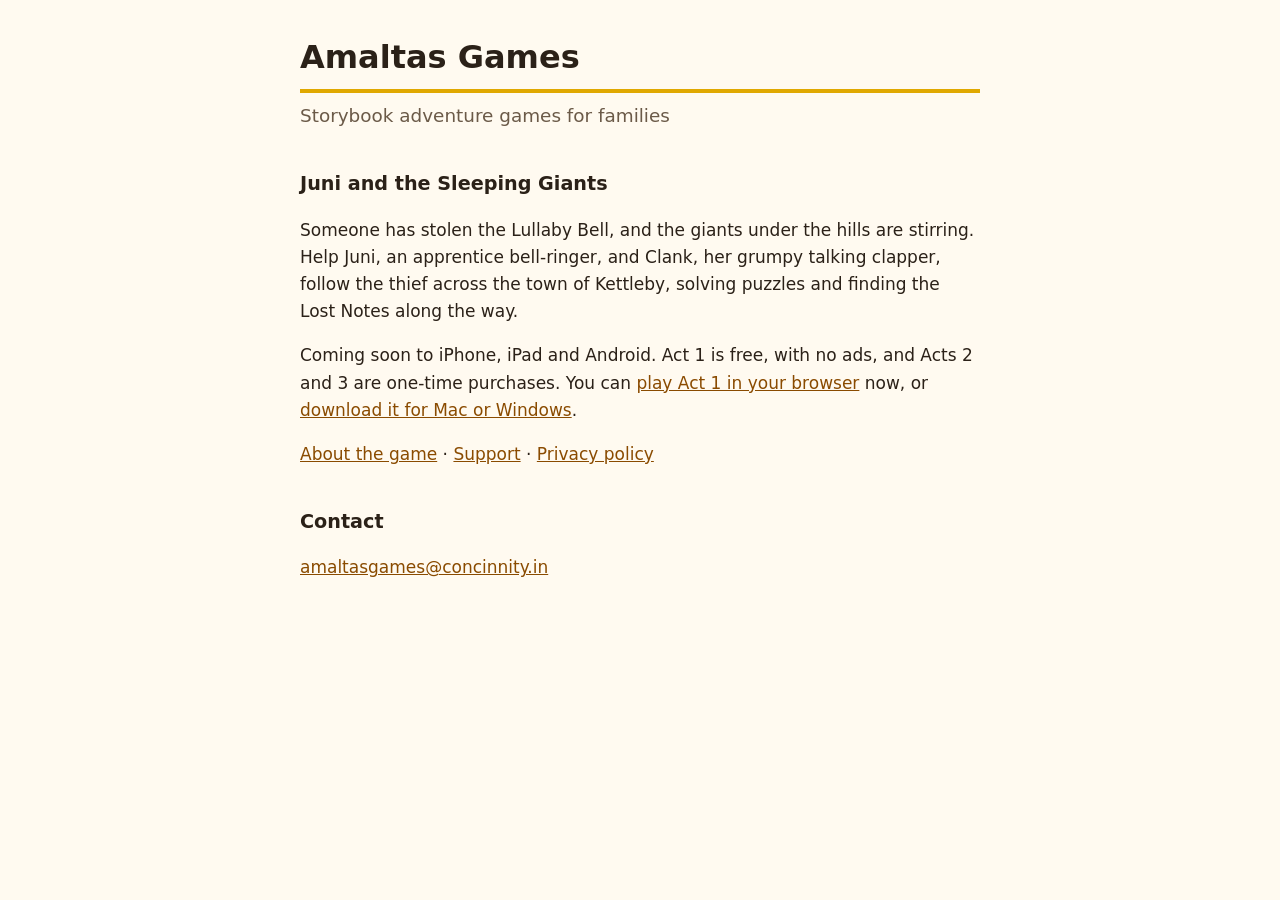
<file: index.html>
<!doctype html>
<html lang="en">
<head>
<meta charset="utf-8">
<meta name="viewport" content="width=device-width, initial-scale=1">
<title>Amaltas Games</title>
<meta name="description" content="Amaltas Games makes storybook adventure games for families.">
<link rel="stylesheet" href="style.css">
</head>
<body>
<main>
<h1>Amaltas Games</h1>
<p class="subtitle">Storybook adventure games for families</p>

<h2>Juni and the Sleeping Giants</h2>
<p>Someone has stolen the Lullaby Bell, and the giants under the hills are stirring. Help Juni, an apprentice bell-ringer, and Clank, her grumpy talking clapper, follow the thief across the town of Kettleby, solving puzzles and finding the Lost Notes along the way.</p>
<p>Coming soon to iPhone, iPad and Android. Act 1 is free, with no ads, and Acts 2 and 3 are one-time purchases. You can <a href="juni/play/">play Act 1 in your browser</a> now, or <a href="juni/#download">download it for Mac or Windows</a>.</p>
<p><a href="juni/">About the game</a> · <a href="juni/support.html">Support</a> · <a href="juni/privacy.html">Privacy policy</a></p>

<h2>Contact</h2>
<p><a href="mailto:amaltasgames@concinnity.in">amaltasgames@concinnity.in</a></p>
</main>
</body>
</html>
</file>
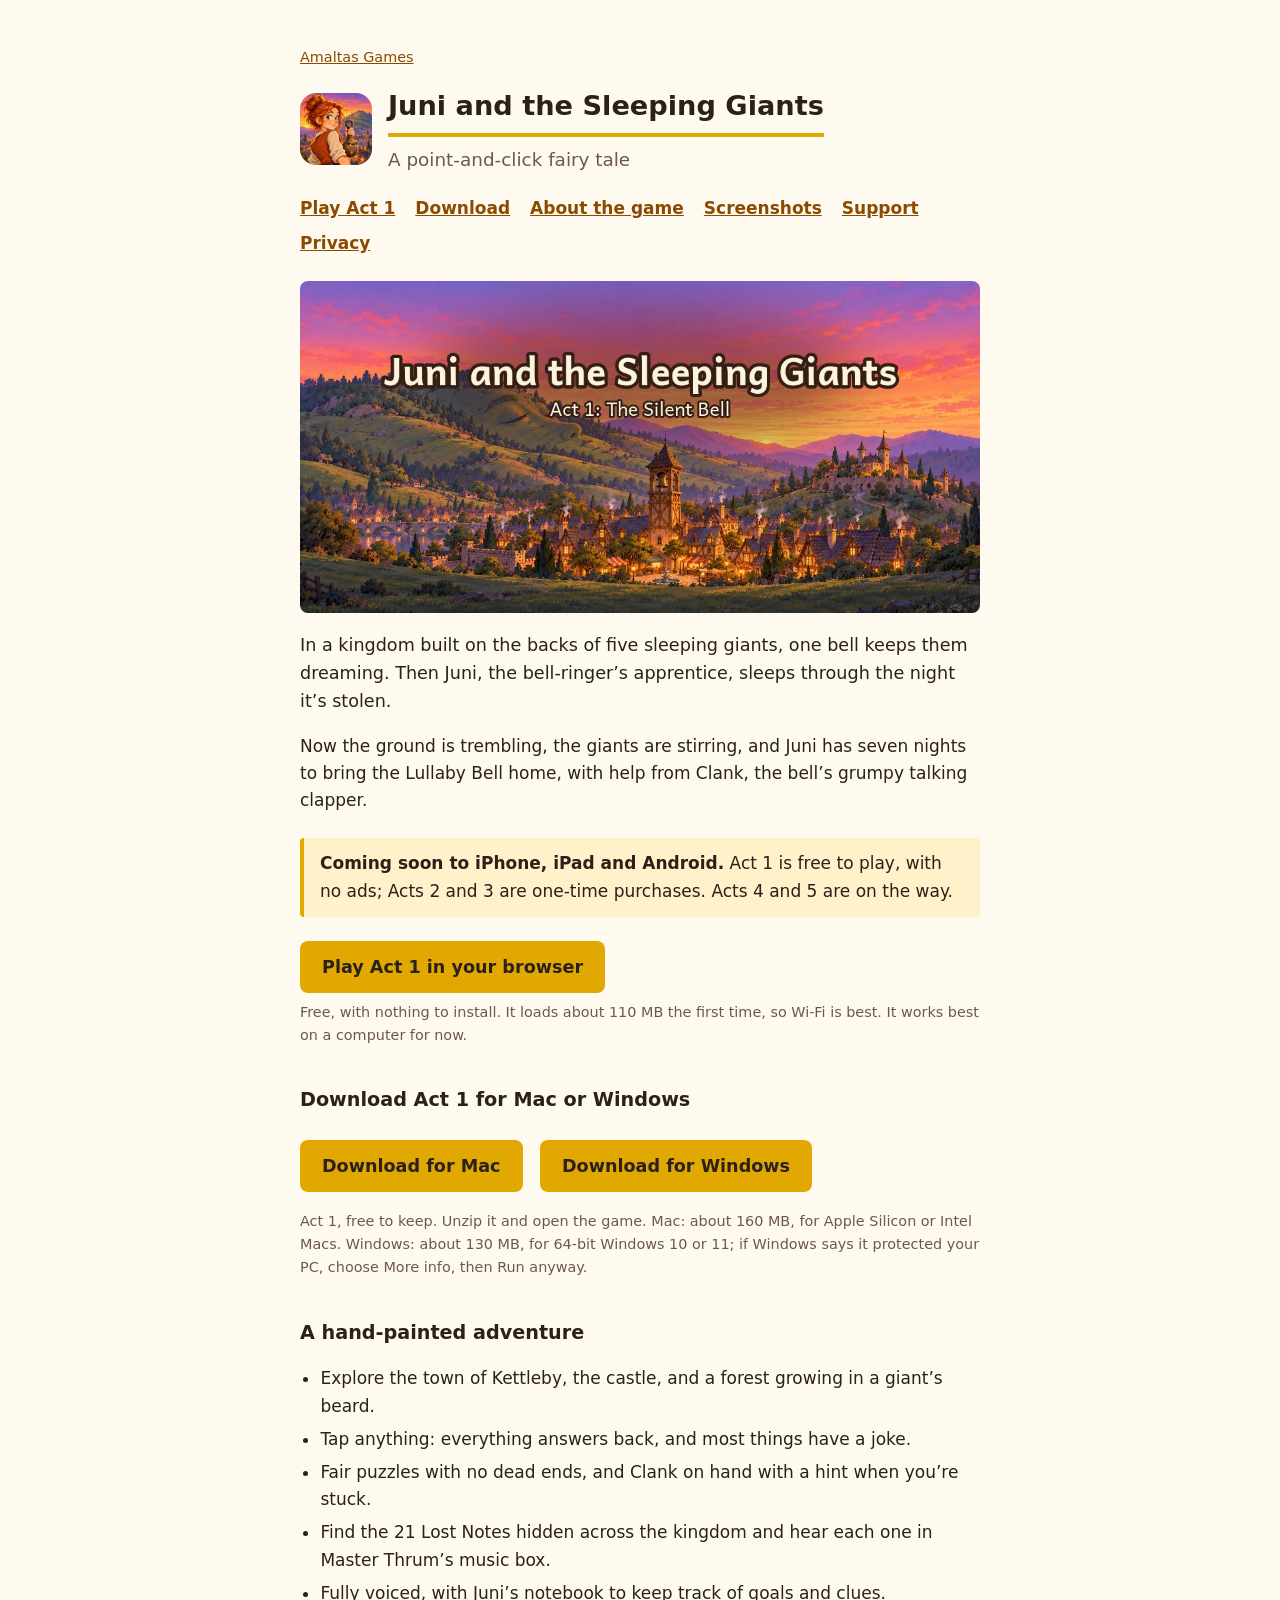
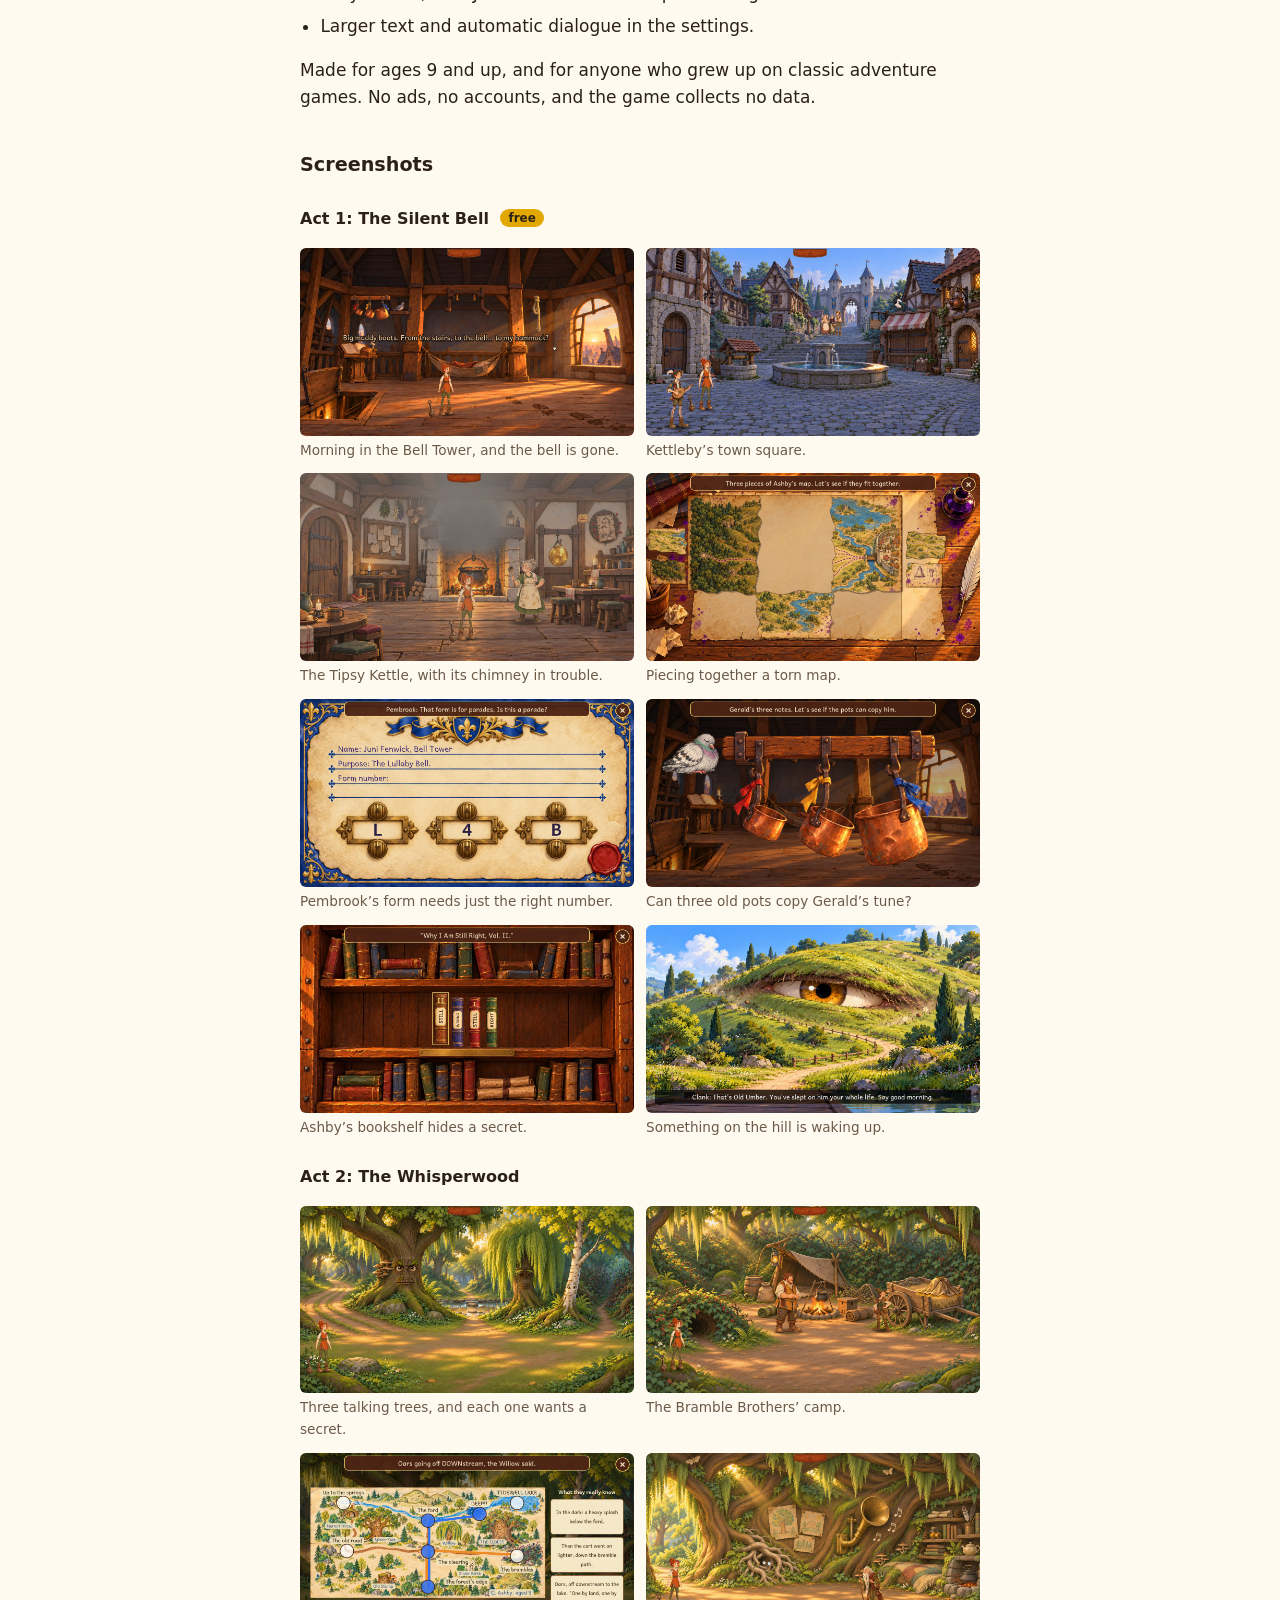
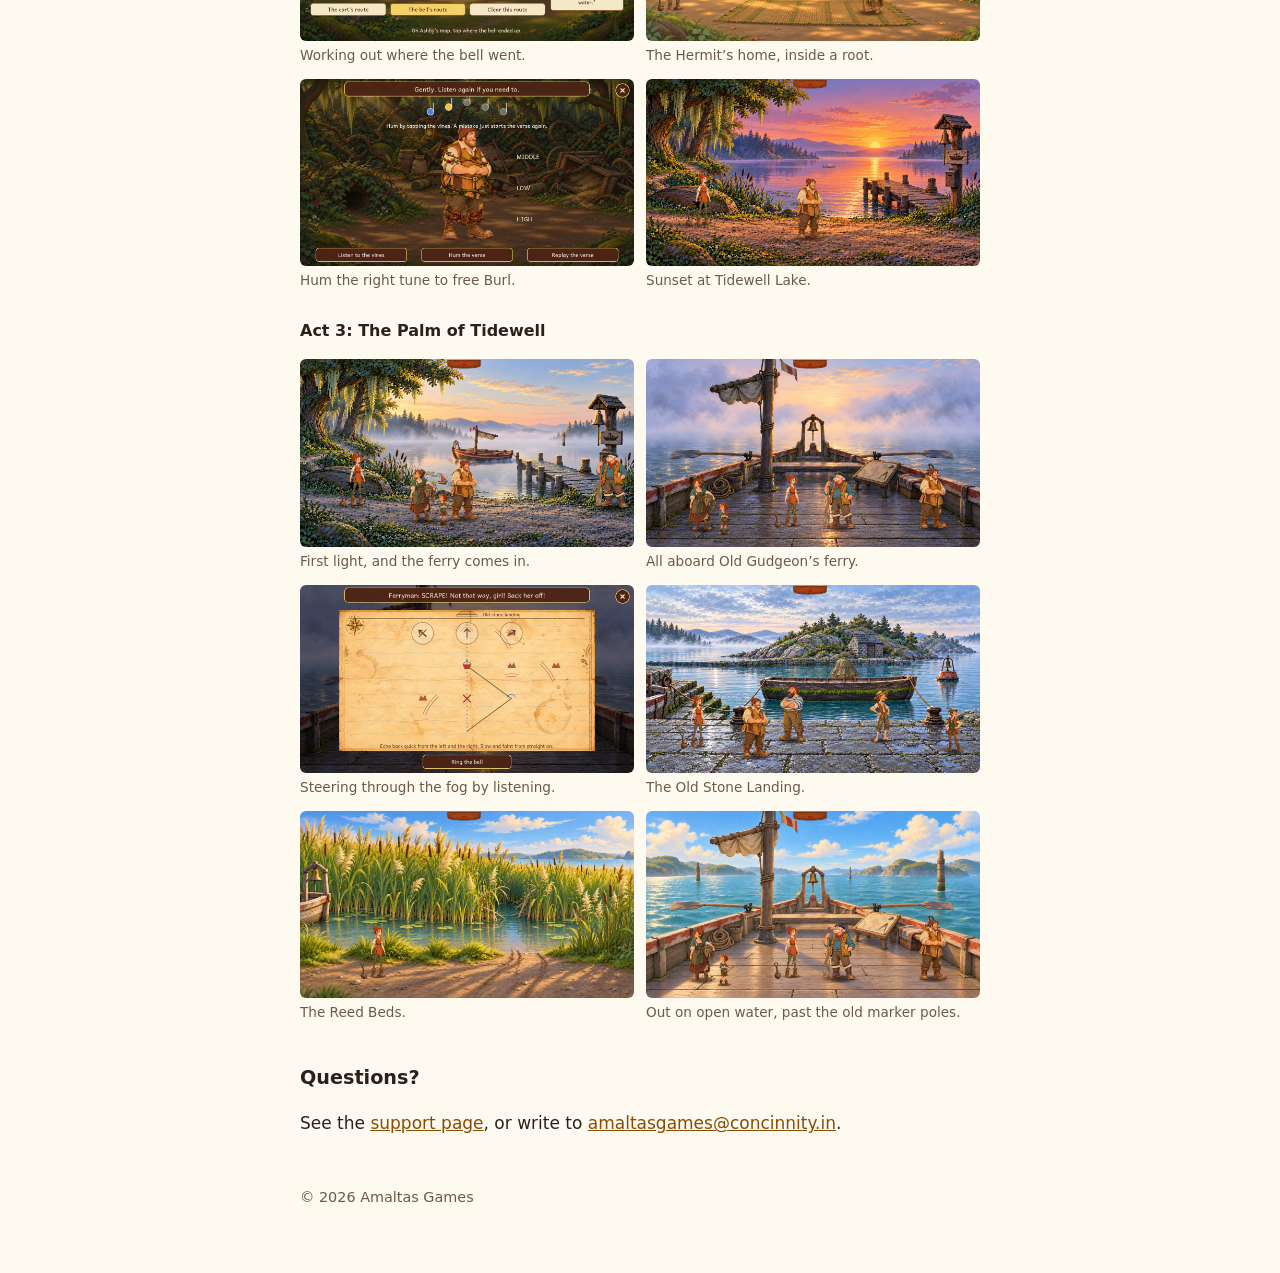
<file: juni/index.html>
<!doctype html>
<html lang="en">
<head>
<meta charset="utf-8">
<meta name="viewport" content="width=device-width, initial-scale=1">
<title>Juni and the Sleeping Giants</title>
<meta name="description" content="A hand-painted point-and-click adventure for iPhone, iPad and Android. The Lullaby Bell is gone, the giants are stirring, and Juni has seven nights to set things right.">
<meta property="og:title" content="Juni and the Sleeping Giants">
<meta property="og:description" content="A hand-painted point-and-click adventure. Act 1 is free, with no ads.">
<meta property="og:image" content="https://gg333.github.io/amaltasgames/juni/images/banner.jpg">
<meta property="og:type" content="website">
<link rel="icon" href="images/icon.png">
<link rel="apple-touch-icon" href="images/apple-touch-icon.png">
<link rel="stylesheet" href="../style.css">
</head>
<body>
<main>
<p class="back"><a href="../">Amaltas Games</a></p>
<div class="game-header">
  <img src="images/icon.png" alt="">
  <div>
    <h1>Juni and the Sleeping Giants</h1>
    <p class="subtitle">A point-and-click fairy tale</p>
  </div>
</div>
<nav class="links">
  <a href="play/">Play Act 1</a>
  <a href="#download">Download</a>
  <a href="#play">About the game</a>
  <a href="#screenshots">Screenshots</a>
  <a href="support.html">Support</a>
  <a href="privacy.html">Privacy</a>
</nav>

<img class="banner" src="images/banner.jpg" width="1024" height="500" alt="Juni and the Sleeping Giants: the town of Kettleby at dusk, with the hills beyond.">

<p class="lead">In a kingdom built on the backs of five sleeping giants, one bell keeps them dreaming. Then Juni, the bell-ringer’s apprentice, sleeps through the night it’s stolen.</p>
<p>Now the ground is trembling, the giants are stirring, and Juni has seven nights to bring the Lullaby Bell home, with help from Clank, the bell’s grumpy talking clapper.</p>

<div class="status">
  <strong>Coming soon to iPhone, iPad and Android.</strong> Act 1 is free to play, with no ads; Acts 2 and 3 are one-time purchases. Acts 4 and 5 are on the way.
</div>

<div class="play">
  <a class="play-button" href="play/">Play Act 1 in your browser</a>
  <p>Free, with nothing to install. It loads about 110 MB the first time, so Wi-Fi is best. It works best on a computer for now.</p>
</div>

<h2 id="download">Download Act 1 for Mac or Windows</h2>
<div class="play downloads">
  <a class="play-button" href="https://github.com/gg333/amaltasgames/releases/download/juni-act1-pc-v1/Juni-and-the-Sleeping-Giants-Act1-Mac.zip">Download for Mac</a>
  <a class="play-button" href="https://github.com/gg333/amaltasgames/releases/download/juni-act1-pc-v1/Juni-and-the-Sleeping-Giants-Act1-Windows.zip">Download for Windows</a>
  <p>Act 1, free to keep. Unzip it and open the game. Mac: about 160 MB, for Apple Silicon or Intel Macs. Windows: about 130 MB, for 64-bit Windows 10 or 11; if Windows says it protected your PC, choose More info, then Run anyway.</p>
</div>

<h2 id="play">A hand-painted adventure</h2>
<ul class="features">
  <li>Explore the town of Kettleby, the castle, and a forest growing in a giant’s beard.</li>
  <li>Tap anything: everything answers back, and most things have a joke.</li>
  <li>Fair puzzles with no dead ends, and Clank on hand with a hint when you’re stuck.</li>
  <li>Find the 21 Lost Notes hidden across the kingdom and hear each one in Master Thrum’s music box.</li>
  <li>Fully voiced, with Juni’s notebook to keep track of goals and clues.</li>
  <li>Larger text and automatic dialogue in the settings.</li>
</ul>
<p>Made for ages 9 and up, and for anyone who grew up on classic adventure games. No ads, no accounts, and the game collects no data.</p>

<h2 id="screenshots">Screenshots</h2>

<h3 class="act">Act 1: The Silent Bell <span>free</span></h3>
<div class="shots">
  <figure><img src="images/shots/a1_tower.jpg" width="1280" height="720" loading="lazy" alt="Juni in the Bell Tower at dawn, looking at muddy boot prints on the floor."><figcaption>Morning in the Bell Tower, and the bell is gone.</figcaption></figure>
  <figure><img src="images/shots/a1_square.jpg" width="1280" height="720" loading="lazy" alt="Juni and Clank in Kettleby’s town square, with the castle beyond."><figcaption>Kettleby’s town square.</figcaption></figure>
  <figure><img src="images/shots/a1_inn.jpg" width="1280" height="720" loading="lazy" alt="Juni and Ma Tully in the smoky Tipsy Kettle inn."><figcaption>The Tipsy Kettle, with its chimney in trouble.</figcaption></figure>
  <figure><img src="images/shots/a1_map.jpg" width="1280" height="720" loading="lazy" alt="Torn pieces of a map being fitted together on a desk."><figcaption>Piecing together a torn map.</figcaption></figure>
  <figure><img src="images/shots/a1_form.jpg" width="1280" height="720" loading="lazy" alt="A royal form with three dials for the form number, and a red wax seal."><figcaption>Pembrook’s form needs just the right number.</figcaption></figure>
  <figure><img src="images/shots/a1_pots.jpg" width="1280" height="720" loading="lazy" alt="Three copper pots with coloured ribbons hanging from a beam, and a pigeon watching."><figcaption>Can three old pots copy Gerald’s tune?</figcaption></figure>
  <figure><img src="images/shots/a1_bookshelf.jpg" width="1280" height="720" loading="lazy" alt="A tall bookshelf with four books standing in the middle."><figcaption>Ashby’s bookshelf hides a secret.</figcaption></figure>
  <figure><img src="images/shots/a1_eye.jpg" width="1280" height="720" loading="lazy" alt="A huge eye opening in a grassy hillside."><figcaption>Something on the hill is waking up.</figcaption></figure>
</div>

<h3 class="act">Act 2: The Whisperwood</h3>
<div class="shots">
  <figure><img src="images/shots/a2_fork.jpg" width="1280" height="720" loading="lazy" alt="Juni at a fork in a forest path, where three trees have faces."><figcaption>Three talking trees, and each one wants a secret.</figcaption></figure>
  <figure><img src="images/shots/a2_camp.jpg" width="1280" height="720" loading="lazy" alt="Juni watching the Bramble Brothers at their camp fire beside a loaded cart."><figcaption>The Bramble Brothers’ camp.</figcaption></figure>
  <figure><img src="images/shots/a2_testimony.jpg" width="1280" height="720" loading="lazy" alt="An old hand-drawn map of the forest with a route marked across it, and notes beside it."><figcaption>Working out where the bell went.</figcaption></figure>
  <figure><img src="images/shots/a2_hollow.jpg" width="1280" height="720" loading="lazy" alt="Juni and the old Hermit in a home inside a giant tree root, with a brass ear trumpet."><figcaption>The Hermit’s home, inside a root.</figcaption></figure>
  <figure><img src="images/shots/a2_vines.jpg" width="1280" height="720" loading="lazy" alt="Burl tied up in thorny vines, with buttons to listen and hum."><figcaption>Hum the right tune to free Burl.</figcaption></figure>
  <figure><img src="images/shots/a2_lakeshore.jpg" width="1280" height="720" loading="lazy" alt="Juni and Burl on the shore of a lake at sunset, by an old jetty."><figcaption>Sunset at Tidewell Lake.</figcaption></figure>
</div>

<h3 class="act">Act 3: The Palm of Tidewell</h3>
<div class="shots">
  <figure><img src="images/shots/a3_dawn.jpg" width="1280" height="720" loading="lazy" alt="Juni, Nettie, Pip, Burl and the old ferryman on a misty lakeshore, with a small ferry at the jetty."><figcaption>First light, and the ferry comes in.</figcaption></figure>
  <figure><img src="images/shots/a3_ferry.jpg" width="1280" height="720" loading="lazy" alt="Everyone on the deck of the ferry, in the morning mist."><figcaption>All aboard Old Gudgeon’s ferry.</figcaption></figure>
  <figure><img src="images/shots/a3_chart.jpg" width="1280" height="720" loading="lazy" alt="A lake chart with arrows to steer by and a route drawn through hidden rocks."><figcaption>Steering through the fog by listening.</figcaption></figure>
  <figure><img src="images/shots/a3_landing.jpg" width="1280" height="720" loading="lazy" alt="An old barge and its crate at a stone landing by an island."><figcaption>The Old Stone Landing.</figcaption></figure>
  <figure><img src="images/shots/a3_reeds.jpg" width="1280" height="720" loading="lazy" alt="Juni at the edge of tall reed beds by the water."><figcaption>The Reed Beds.</figcaption></figure>
  <figure><img src="images/shots/a3_open.jpg" width="1280" height="720" loading="lazy" alt="The ferry out on open blue water, with old marker poles standing in the lake."><figcaption>Out on open water, past the old marker poles.</figcaption></figure>
</div>

<h2>Questions?</h2>
<p>See the <a href="support.html">support page</a>, or write to <a href="mailto:amaltasgames@concinnity.in">amaltasgames@concinnity.in</a>.</p>

<footer>© 2026 Amaltas Games</footer>
</main>
</body>
</html>
</file>
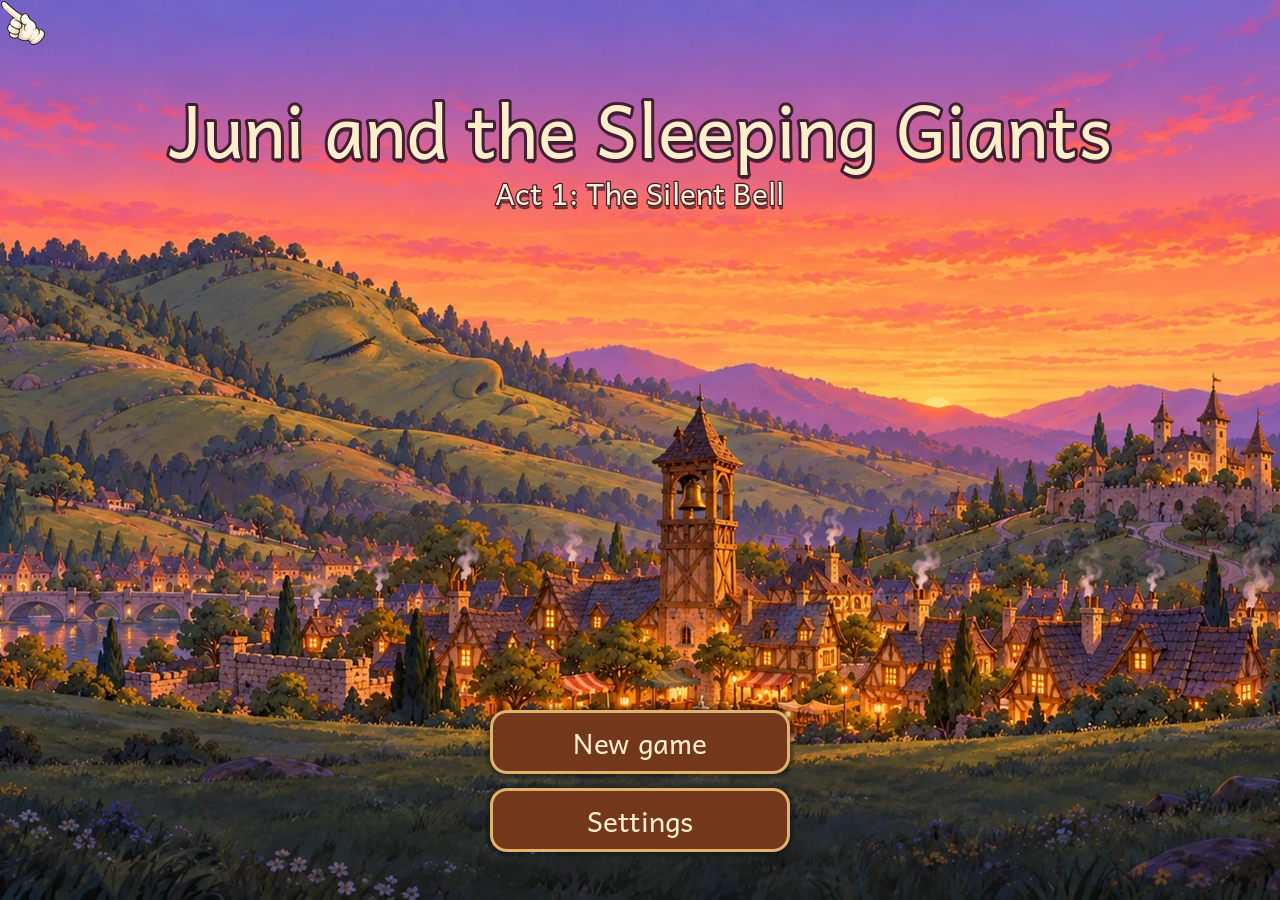
<file: juni/play/index.html>
<!DOCTYPE html>
<html lang="en">
	<head>
		<meta charset="utf-8">
		<meta name="viewport" content="width=device-width, user-scalable=no, initial-scale=1.0">
		<title>Juni and the Sleeping Giants</title>
		<style>
html, body, #canvas {
	margin: 0;
	padding: 0;
	border: 0;
}

body {
	color: white;
	background-color: black;
	overflow: hidden;
	touch-action: none;
}

#canvas {
	display: block;
}

#canvas:focus {
	outline: none;
}

#status, #status-splash, #status-progress {
	position: absolute;
	left: 0;
	right: 0;
}

#status, #status-splash {
	top: 0;
	bottom: 0;
}

#status {
	background-color: #1f0a1f;
	display: flex;
	flex-direction: column;
	justify-content: center;
	align-items: center;
	visibility: hidden;
}

#status-splash {
	max-height: 100%;
	max-width: 100%;
	margin: auto;
}

#status-splash.show-image--false {
	display: none;
}

#status-splash.fullsize--true {
	height: 100%;
	width: 100%;
	object-fit: contain;
}

#status-splash.use-filter--false {
	image-rendering: pixelated;
}

#status-progress, #status-notice {
	display: none;
}

#status-progress {
	bottom: 10%;
	width: 50%;
	margin: 0 auto;
}

#status-notice {
	background-color: #5b3943;
	border-radius: 0.5rem;
	border: 1px solid #9b3943;
	color: #e0e0e0;
	font-family: 'Noto Sans', 'Droid Sans', Arial, sans-serif;
	line-height: 1.3;
	margin: 0 2rem;
	overflow: hidden;
	padding: 1rem;
	text-align: center;
	z-index: 1;
}
		</style>
		<link id="-gd-engine-icon" rel="icon" type="image/png" href="index.icon.png" />
<link rel="apple-touch-icon" href="index.apple-touch-icon.png"/>

	</head>
	<body>
		<canvas id="canvas">
			Your browser does not support the canvas tag.
		</canvas>

		<noscript>
			Your browser does not support JavaScript.
		</noscript>

		<div id="status">
			<img id="status-splash" class="show-image--true fullsize--true use-filter--true" src="index.png" alt="">
			<progress id="status-progress"></progress>
			<div id="status-notice"></div>
		</div>

		<script src="index.js"></script>
		<script>
const GODOT_CONFIG = {"args":[],"canvasResizePolicy":2,"emscriptenPoolSize":8,"ensureCrossOriginIsolationHeaders":true,"executable":"index","experimentalVK":false,"fileSizes":{"index.pck":98624572,"index.wasm":39514754},"focusCanvas":true,"gdextensionLibs":[],"godotPoolSize":4};
const GODOT_THREADS_ENABLED = false;
const engine = new Engine(GODOT_CONFIG);

(function () {
	const statusOverlay = document.getElementById('status');
	const statusProgress = document.getElementById('status-progress');
	const statusNotice = document.getElementById('status-notice');

	let initializing = true;
	let statusMode = '';

	function setStatusMode(mode) {
		if (statusMode === mode || !initializing) {
			return;
		}
		if (mode === 'hidden') {
			statusOverlay.remove();
			initializing = false;
			return;
		}
		statusOverlay.style.visibility = 'visible';
		statusProgress.style.display = mode === 'progress' ? 'block' : 'none';
		statusNotice.style.display = mode === 'notice' ? 'block' : 'none';
		statusMode = mode;
	}

	function setStatusNotice(text) {
		while (statusNotice.lastChild) {
			statusNotice.removeChild(statusNotice.lastChild);
		}
		const lines = text.split('\n');
		lines.forEach((line) => {
			statusNotice.appendChild(document.createTextNode(line));
			statusNotice.appendChild(document.createElement('br'));
		});
	}

	function displayFailureNotice(err) {
		console.error(err);
		if (err instanceof Error) {
			setStatusNotice(err.message);
		} else if (typeof err === 'string') {
			setStatusNotice(err);
		} else {
			setStatusNotice('An unknown error occurred.');
		}
		setStatusMode('notice');
		initializing = false;
	}

	const missing = Engine.getMissingFeatures({
		threads: GODOT_THREADS_ENABLED,
	});

	if (missing.length !== 0) {
		if (GODOT_CONFIG['serviceWorker'] && GODOT_CONFIG['ensureCrossOriginIsolationHeaders'] && 'serviceWorker' in navigator) {
			let serviceWorkerRegistrationPromise;
			try {
				serviceWorkerRegistrationPromise = navigator.serviceWorker.getRegistration();
			} catch (err) {
				serviceWorkerRegistrationPromise = Promise.reject(new Error('Service worker registration failed.'));
			}
			// There's a chance that installing the service worker would fix the issue
			Promise.race([
				serviceWorkerRegistrationPromise.then((registration) => {
					if (registration != null) {
						return Promise.reject(new Error('Service worker already exists.'));
					}
					return registration;
				}).then(() => engine.installServiceWorker()),
				// For some reason, `getRegistration()` can stall
				new Promise((resolve) => {
					setTimeout(() => resolve(), 2000);
				}),
			]).then(() => {
				// Reload if there was no error.
				window.location.reload();
			}).catch((err) => {
				console.error('Error while registering service worker:', err);
			});
		} else {
			// Display the message as usual
			const missingMsg = 'Error\nThe following features required to run Godot projects on the Web are missing:\n';
			displayFailureNotice(missingMsg + missing.join('\n'));
		}
	} else {
		setStatusMode('progress');
		engine.startGame({
			'onProgress': function (current, total) {
				if (current > 0 && total > 0) {
					statusProgress.value = current;
					statusProgress.max = total;
				} else {
					statusProgress.removeAttribute('value');
					statusProgress.removeAttribute('max');
				}
			},
		}).then(() => {
			setStatusMode('hidden');
		}, displayFailureNotice);
	}
}());
		</script>
	</body>
</html>
</file>
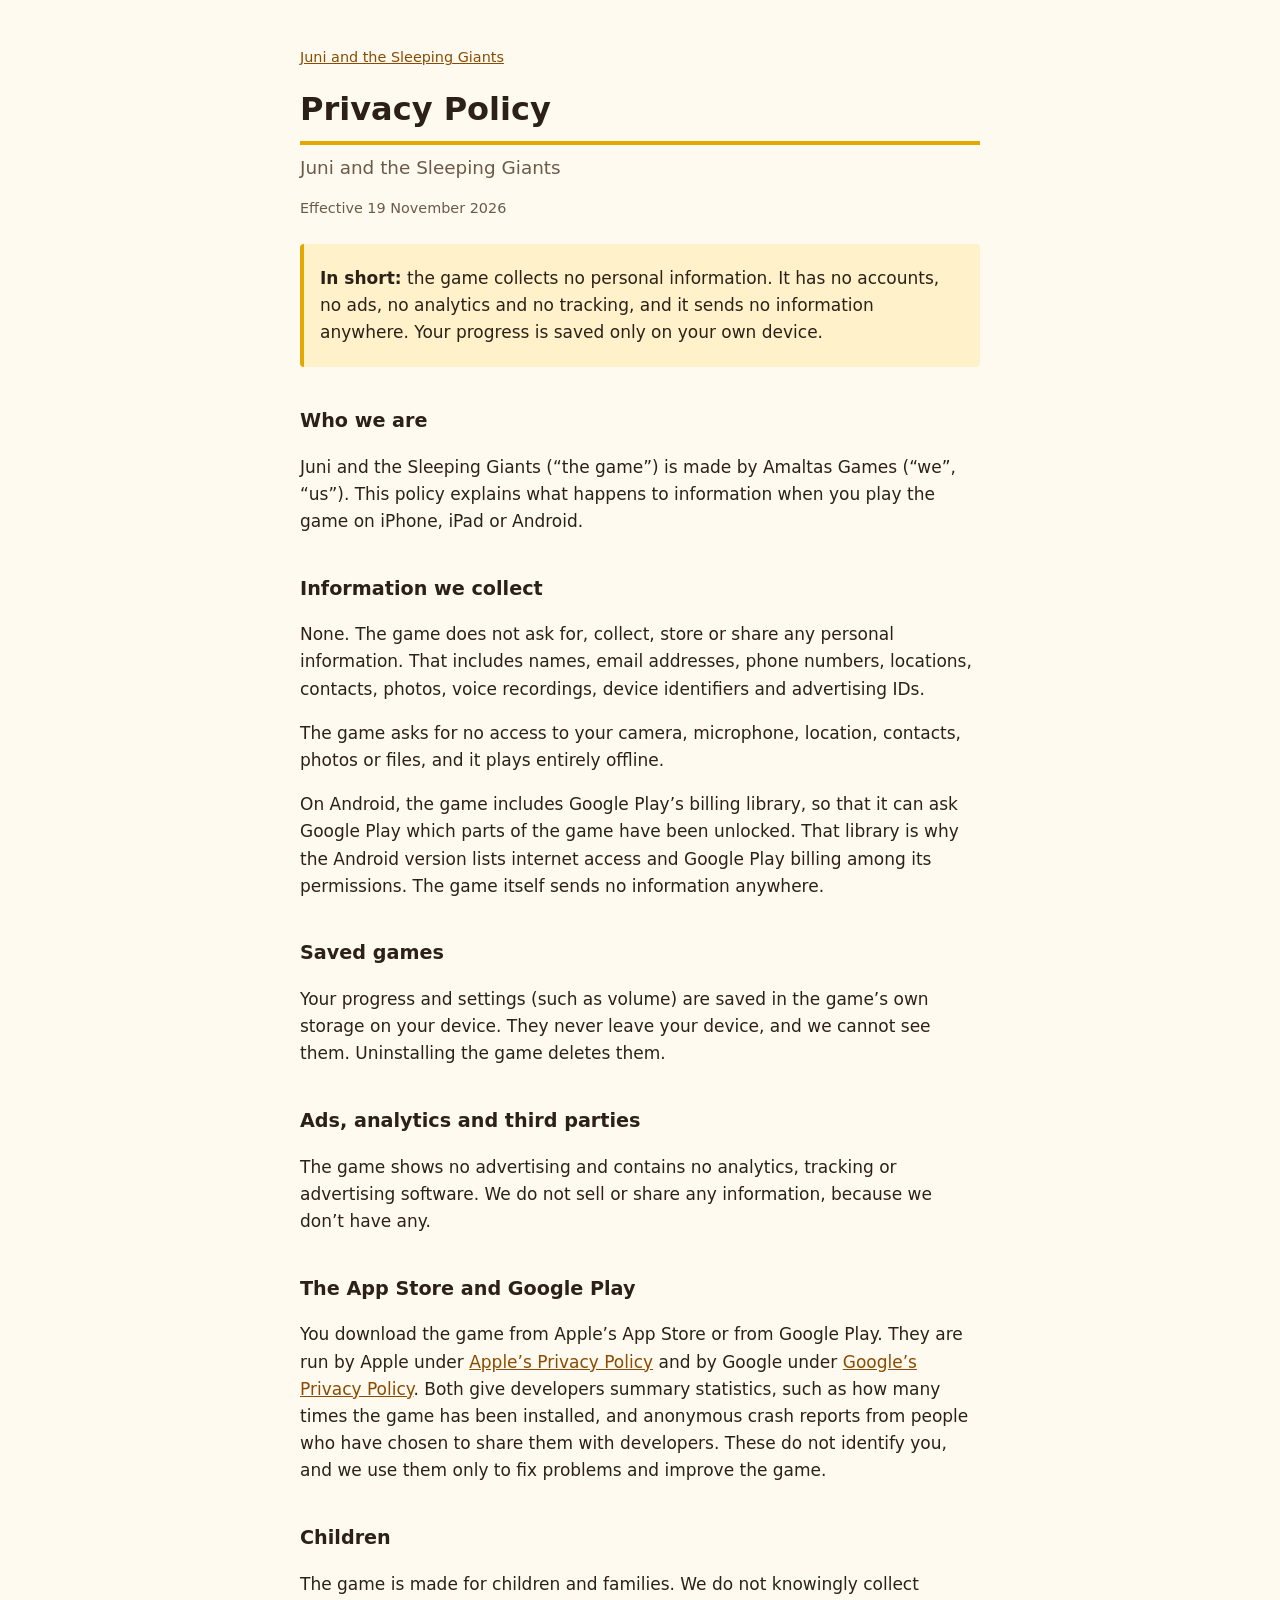
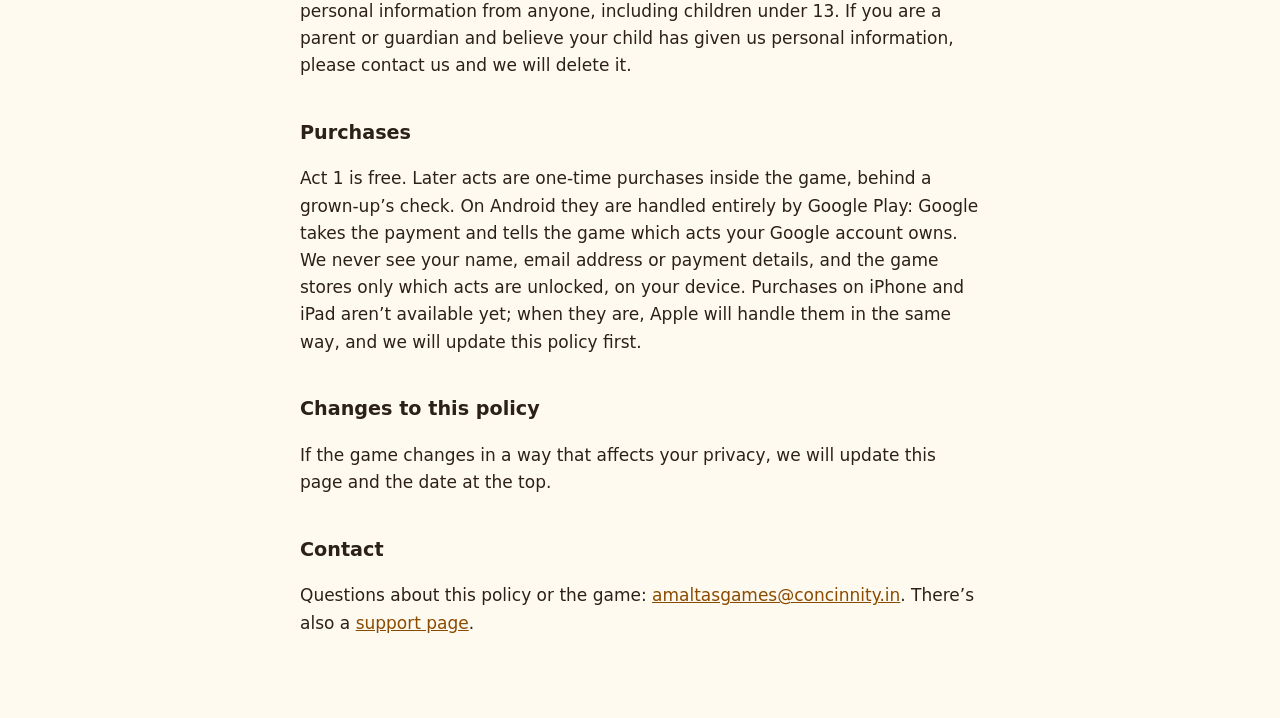
<file: juni/privacy.html>
<!doctype html>
<html lang="en">
<head>
<meta charset="utf-8">
<meta name="viewport" content="width=device-width, initial-scale=1">
<title>Privacy Policy – Juni and the Sleeping Giants</title>
<meta name="description" content="Privacy policy for Juni and the Sleeping Giants, a game by Amaltas Games.">
<link rel="icon" href="images/icon.png">
<link rel="stylesheet" href="../style.css">
</head>
<body>
<main>
<p class="back"><a href="./">Juni and the Sleeping Giants</a></p>
<h1>Privacy Policy</h1>
<p class="subtitle">Juni and the Sleeping Giants</p>
<p class="meta">Effective 19 November 2026</p>

<div class="summary">
<p><strong>In short:</strong> the game collects no personal information. It has no accounts, no ads, no analytics and no tracking, and it sends no information anywhere. Your progress is saved only on your own device.</p>
</div>

<h2>Who we are</h2>
<p>Juni and the Sleeping Giants (“the game”) is made by Amaltas Games (“we”, “us”). This policy explains what happens to information when you play the game on iPhone, iPad or Android.</p>

<h2>Information we collect</h2>
<p>None. The game does not ask for, collect, store or share any personal information. That includes names, email addresses, phone numbers, locations, contacts, photos, voice recordings, device identifiers and advertising IDs.</p>
<p>The game asks for no access to your camera, microphone, location, contacts, photos or files, and it plays entirely offline.</p>
<p>On Android, the game includes Google Play’s billing library, so that it can ask Google Play which parts of the game have been unlocked. That library is why the Android version lists internet access and Google Play billing among its permissions. The game itself sends no information anywhere.</p>

<h2>Saved games</h2>
<p>Your progress and settings (such as volume) are saved in the game’s own storage on your device. They never leave your device, and we cannot see them. Uninstalling the game deletes them.</p>

<h2>Ads, analytics and third parties</h2>
<p>The game shows no advertising and contains no analytics, tracking or advertising software. We do not sell or share any information, because we don’t have any.</p>

<h2>The App Store and Google Play</h2>
<p>You download the game from Apple’s App Store or from Google Play. They are run by Apple under <a href="https://www.apple.com/legal/privacy/">Apple’s Privacy Policy</a> and by Google under <a href="https://policies.google.com/privacy">Google’s Privacy Policy</a>. Both give developers summary statistics, such as how many times the game has been installed, and anonymous crash reports from people who have chosen to share them with developers. These do not identify you, and we use them only to fix problems and improve the game.</p>

<h2>Children</h2>
<p>The game is made for children and families. We do not knowingly collect personal information from anyone, including children under 13. If you are a parent or guardian and believe your child has given us personal information, please contact us and we will delete it.</p>

<h2>Purchases</h2>
<p>Act 1 is free. Later acts are one-time purchases inside the game, behind a grown-up’s check. On Android they are handled entirely by Google Play: Google takes the payment and tells the game which acts your Google account owns. We never see your name, email address or payment details, and the game stores only which acts are unlocked, on your device. Purchases on iPhone and iPad aren’t available yet; when they are, Apple will handle them in the same way, and we will update this policy first.</p>

<h2>Changes to this policy</h2>
<p>If the game changes in a way that affects your privacy, we will update this page and the date at the top.</p>

<h2>Contact</h2>
<p>Questions about this policy or the game: <a href="mailto:amaltasgames@concinnity.in">amaltasgames@concinnity.in</a>. There’s also a <a href="support.html">support page</a>.</p>
</main>
</body>
</html>
</file>
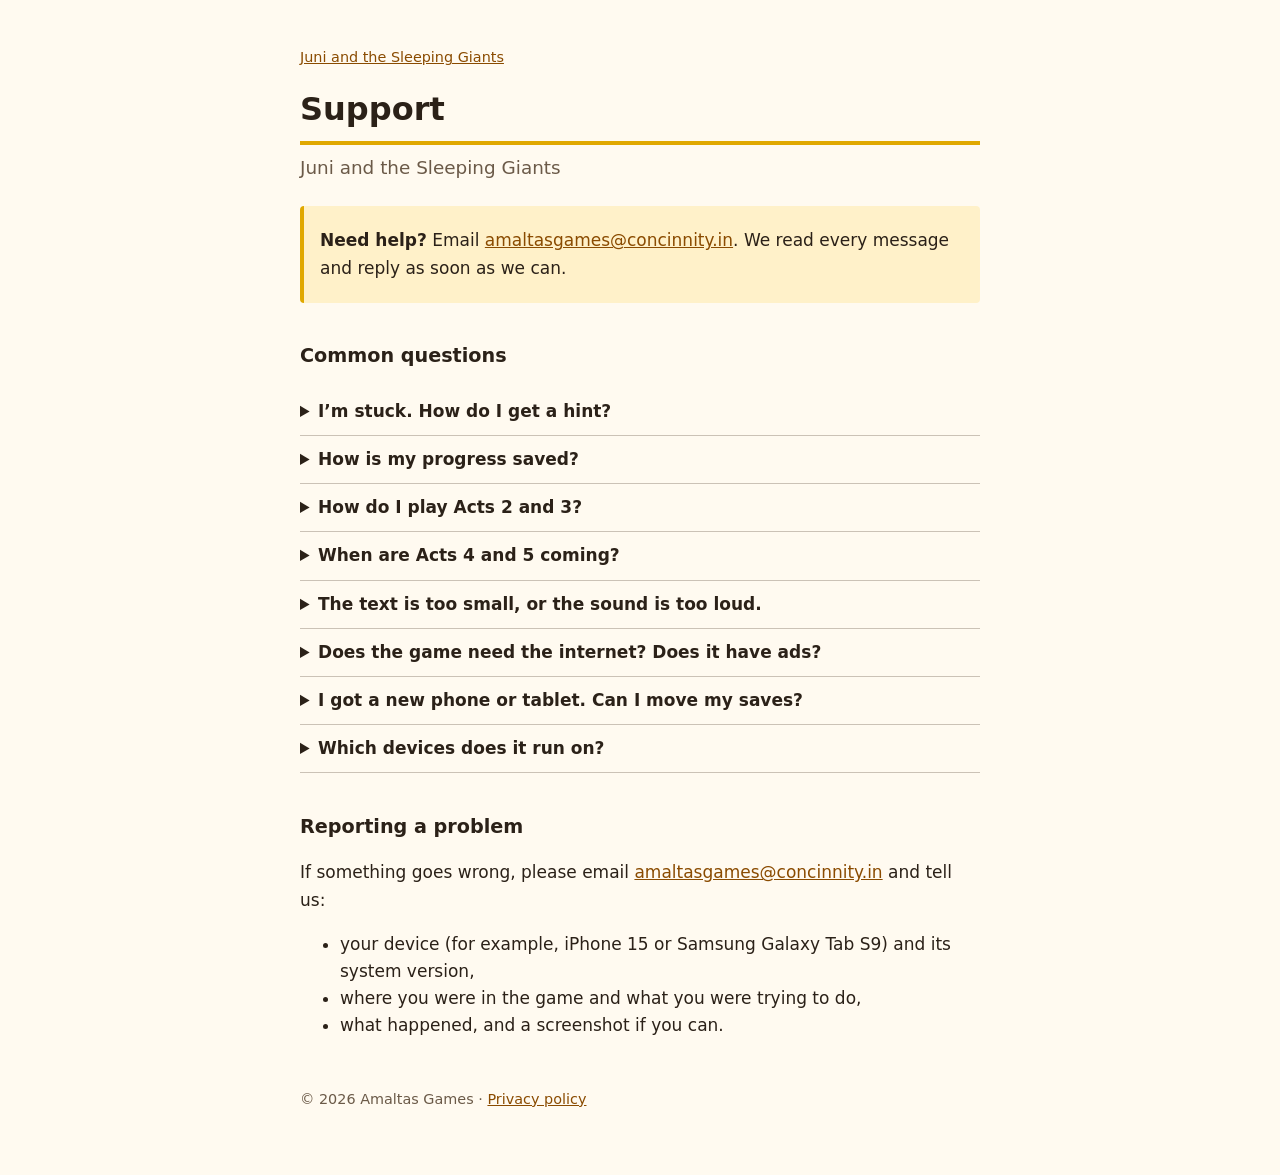
<file: juni/support.html>
<!doctype html>
<html lang="en">
<head>
<meta charset="utf-8">
<meta name="viewport" content="width=device-width, initial-scale=1">
<title>Support – Juni and the Sleeping Giants</title>
<meta name="description" content="Help and contact details for Juni and the Sleeping Giants, a game by Amaltas Games.">
<link rel="icon" href="images/icon.png">
<link rel="apple-touch-icon" href="images/apple-touch-icon.png">
<link rel="stylesheet" href="../style.css">
</head>
<body>
<main>
<p class="back"><a href="./">Juni and the Sleeping Giants</a></p>
<h1>Support</h1>
<p class="subtitle">Juni and the Sleeping Giants</p>

<div class="summary">
<p><strong>Need help?</strong> Email <a href="mailto:amaltasgames@concinnity.in?subject=Juni%20and%20the%20Sleeping%20Giants">amaltasgames@concinnity.in</a>. We read every message and reply as soon as we can.</p>
</div>

<h2>Common questions</h2>

<details>
<summary>I’m stuck. How do I get a hint?</summary>
<p>Tap Clank’s face in the bar at the top of the screen. He’ll give you a nudge towards what to do next. If you’re still stuck, ask him again for a clearer one. Juni’s notebook (the book button) also lists your current goals and the clues you’ve found.</p>
</details>

<details>
<summary>How is my progress saved?</summary>
<p>The game saves automatically after every scene and every time you change place. Choose Continue on the title screen to carry on from where you left off. You can also save to one of four slots yourself from the menu (the button at the top right).</p>
</details>

<details>
<summary>How do I play Acts 2 and 3?</summary>
<p>Act 1 is free, and Acts 2 and 3 are one-time purchases. At the end of Act 1, tap Unlock the next acts, then the price next to the act you want; a grown-up answers a quick sum, and Google Play takes the payment. You can also do this from Unlock acts on the title screen. Then choose Continue to carry on. If you reinstall the game or move to a new phone, tap Restore purchases on the same screen.</p>
</details>

<details>
<summary>When are Acts 4 and 5 coming?</summary>
<p>Acts 1, 2 and 3 are all in the game now. Acts 4 and 5 are being made. Until they’re ready, the game shows them as coming soon.</p>
</details>

<details>
<summary>The text is too small, or the sound is too loud.</summary>
<p>Open the menu (top right), then Settings. Text Size makes all the writing larger, and there are separate volume sliders for music, sound effects and voices. Auto dialogue moves the conversation on by itself.</p>
</details>

<details>
<summary>Does the game need the internet? Does it have ads?</summary>
<p>No to both. The whole game plays offline. There are no ads, no accounts, and the game collects no data. See the <a href="privacy.html">privacy policy</a>.</p>
</details>

<details>
<summary>I got a new phone or tablet. Can I move my saves?</summary>
<p>Saves are kept only on the device you play on, and we can’t see or recover them. Deleting the app deletes them too.</p>
</details>

<details>
<summary>Which devices does it run on?</summary>
<p>iPhone, iPad, and Android phones and tablets. The game plays in landscape. You can also play Act 1 free on a computer: <a href="play/">in your browser</a>, or as a download for <a href="./#download">Mac or Windows</a>.</p>
</details>

<h2>Reporting a problem</h2>
<p>If something goes wrong, please email <a href="mailto:amaltasgames@concinnity.in?subject=Problem%20in%20Juni%20and%20the%20Sleeping%20Giants">amaltasgames@concinnity.in</a> and tell us:</p>
<ul>
  <li>your device (for example, iPhone 15 or Samsung Galaxy Tab S9) and its system version,</li>
  <li>where you were in the game and what you were trying to do,</li>
  <li>what happened, and a screenshot if you can.</li>
</ul>

<footer>© 2026 Amaltas Games · <a href="privacy.html">Privacy policy</a></footer>
</main>
</body>
</html>
</file>
<file: style.css>
/* Amaltas yellow on warm paper; dark mode follows the device. */
:root {
  --paper: #fffaf0;
  --ink: #2b2118;
  --muted: #6b5a48;
  --gold: #e0a800;
  --link: #8a4b00;
  --box: #fff1c9;
}

@media (prefers-color-scheme: dark) {
  :root {
    --paper: #1d1a16;
    --ink: #f3ead9;
    --muted: #b9a88f;
    --gold: #f2c230;
    --link: #f5c45a;
    --box: #2c2618;
  }
}

body {
  margin: 0;
  background: var(--paper);
  color: var(--ink);
  font: 17px/1.6 system-ui, -apple-system, "Segoe UI", Roboto, sans-serif;
}

main {
  max-width: 680px;
  margin: 0 auto;
  padding: 32px 16px 64px;
}

h1 {
  margin: 0;
  font-size: 2rem;
  border-bottom: 4px solid var(--gold);
  padding-bottom: 6px;
}

h2 {
  margin-top: 2em;
  font-size: 1.2rem;
}

a {
  color: var(--link);
}

/* Pictures never grow past the page, in any browser. */
img {
  max-width: 100%;
}

.subtitle {
  margin: 8px 0 0;
  font-size: 1.15rem;
  color: var(--muted);
}

.meta,
.back {
  color: var(--muted);
  font-size: 0.9rem;
}

.summary {
  background: var(--box);
  border-left: 4px solid var(--gold);
  padding: 4px 16px;
  margin: 24px 0;
  border-radius: 4px;
}

/* Game pages: header, banner, screenshots, features, questions. */
.game-header {
  display: flex;
  align-items: center;
  gap: 16px;
}

.game-header img {
  width: 72px;
  height: 72px;
  border-radius: 16px;
  flex: none;
}

.game-header > div {
  min-width: 0;
}

.game-header h1 {
  font-size: 1.7rem;
  overflow-wrap: break-word;
}

nav.links {
  display: flex;
  flex-wrap: wrap;
  gap: 8px 20px;
  margin: 20px 0 0;
  font-weight: 600;
}

.banner {
  display: block;
  width: 100%;
  height: auto;
  border-radius: 8px;
  margin: 24px 0 8px;
}

.lead {
  font-size: 1.1rem;
}

/* Each act's screenshots under its own heading. */
h3.act {
  font-size: 1rem;
  margin: 1.6em 0 0;
}

h3.act span {
  background: var(--gold);
  color: #2b2118;
  font-size: 0.75rem;
  font-weight: 700;
  padding: 2px 8px;
  border-radius: 10px;
  margin-left: 6px;
  vertical-align: 2px;
}

.shots {
  display: grid;
  /* minmax(0, …): some browsers otherwise size the columns from the pictures' full width. */
  grid-template-columns: repeat(2, minmax(0, 1fr));
  gap: 12px;
  margin: 16px 0;
}

.shots figure {
  margin: 0;
  min-width: 0;
}

.shots img {
  display: block;
  width: 100%;
  height: auto;
  border-radius: 6px;
}

.shots figcaption {
  color: var(--muted);
  font-size: 0.85rem;
  margin-top: 4px;
}

@media (max-width: 520px) {
  .shots {
    grid-template-columns: minmax(0, 1fr);
  }
}

ul.features {
  padding-left: 1.2em;
}

ul.features li {
  margin: 6px 0;
}

.status {
  background: var(--box);
  border-left: 4px solid var(--gold);
  padding: 12px 16px;
  margin: 24px 0;
  border-radius: 4px;
}

.play {
  margin: 24px 0;
}

.play-button {
  display: inline-block;
  background: var(--gold);
  /* Dark on gold in light and dark mode alike, for contrast. */
  color: #2b2118;
  font-weight: 700;
  font-size: 1.1rem;
  text-decoration: none;
  padding: 12px 22px;
  border-radius: 8px;
}

.play-button:hover,
.play-button:focus-visible {
  background: color-mix(in srgb, var(--gold) 85%, #000);
  color: #2b2118;
}

.downloads .play-button {
  margin: 0 12px 10px 0;
}

.play p {
  color: var(--muted);
  font-size: 0.9rem;
  margin: 8px 0 0;
}

details {
  border-bottom: 1px solid color-mix(in srgb, var(--muted) 35%, transparent);
  padding: 10px 0;
}

details summary {
  cursor: pointer;
  font-weight: 600;
}

details p {
  margin: 8px 0 4px;
}

footer {
  margin-top: 48px;
  color: var(--muted);
  font-size: 0.9rem;
}
</file>
